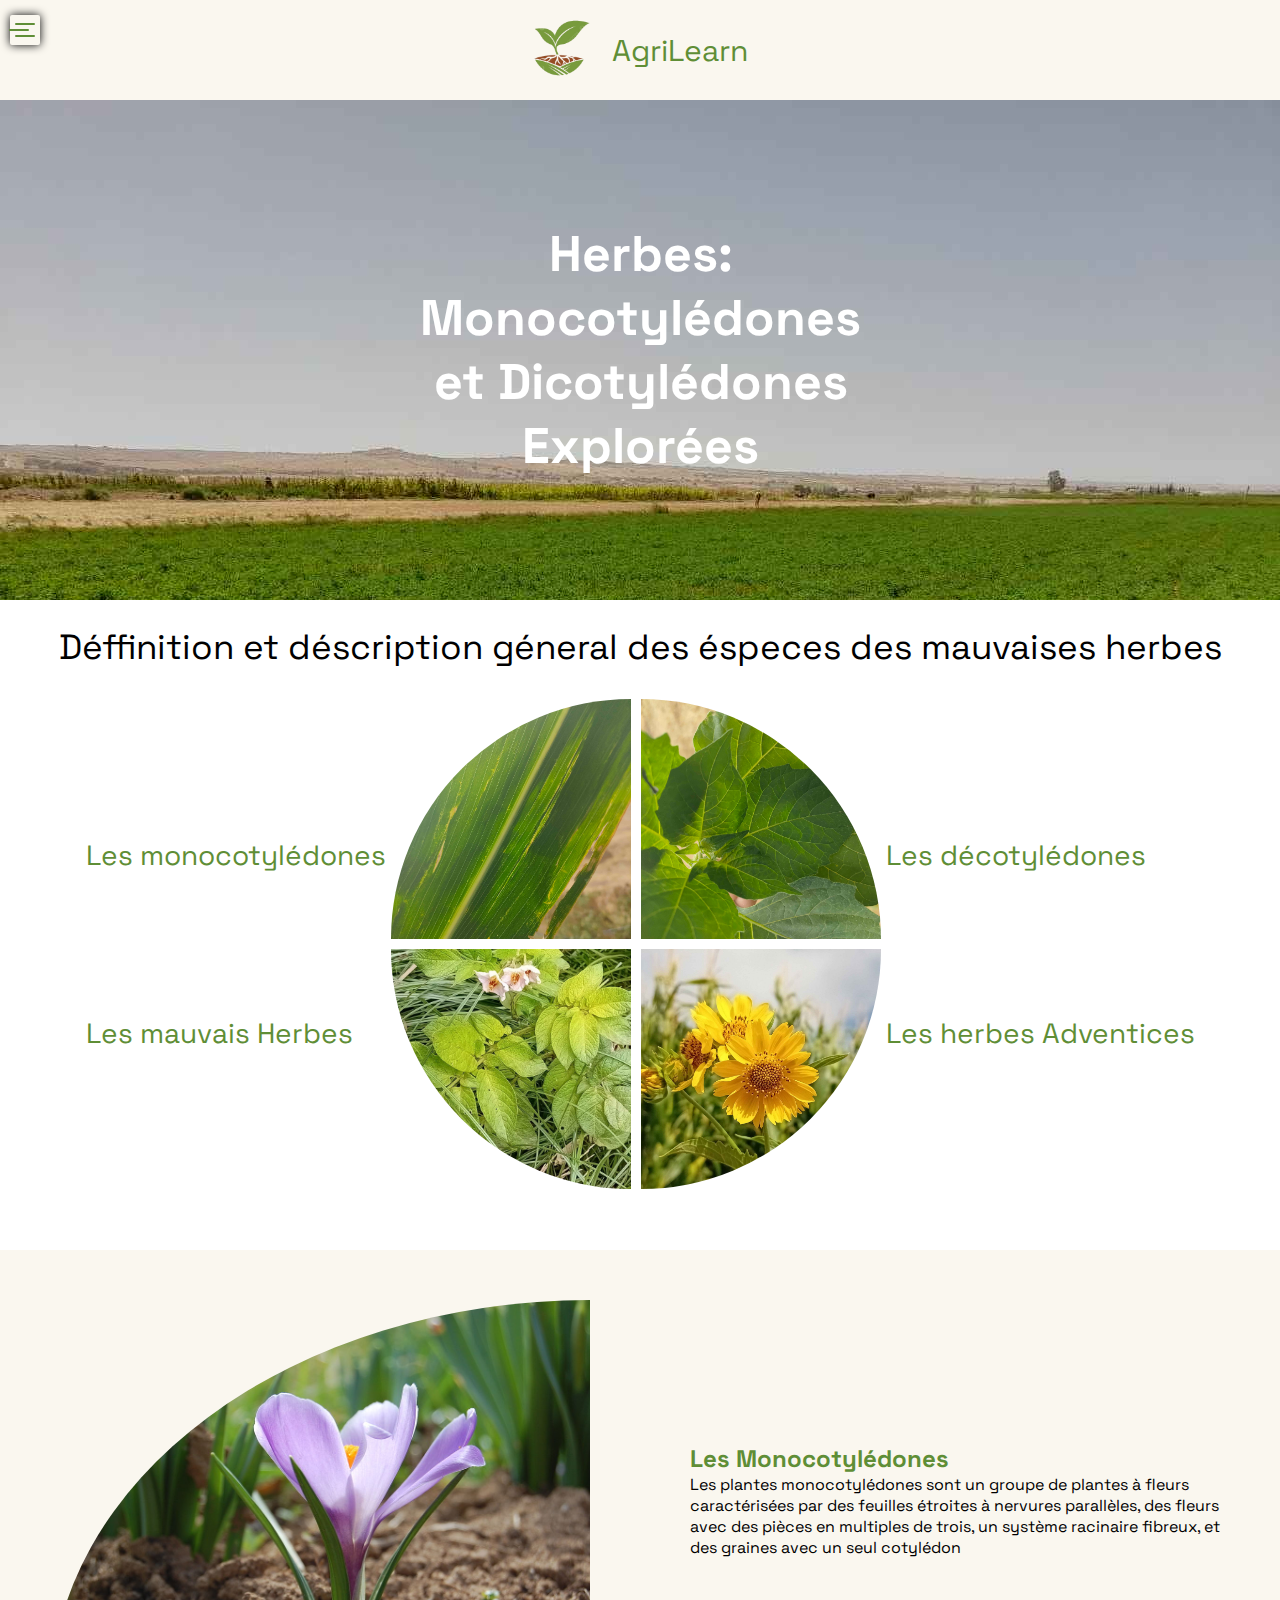
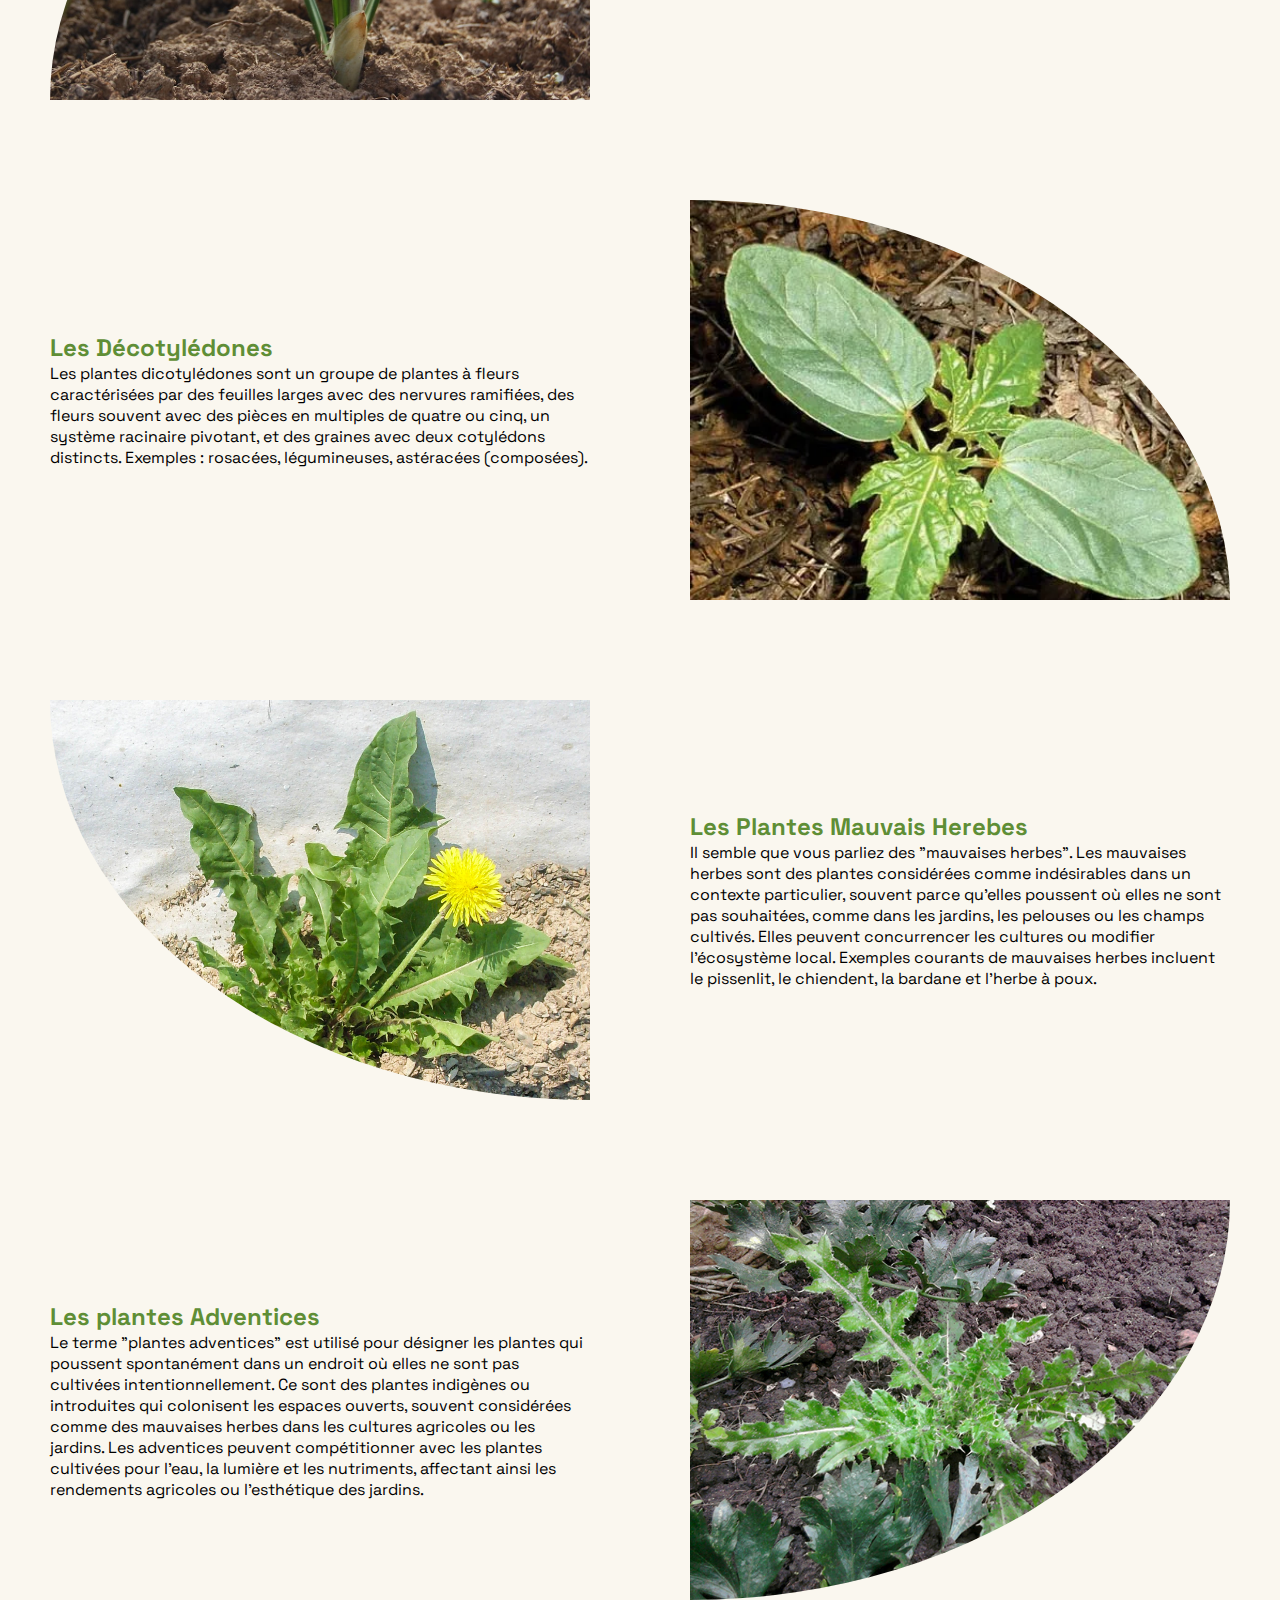
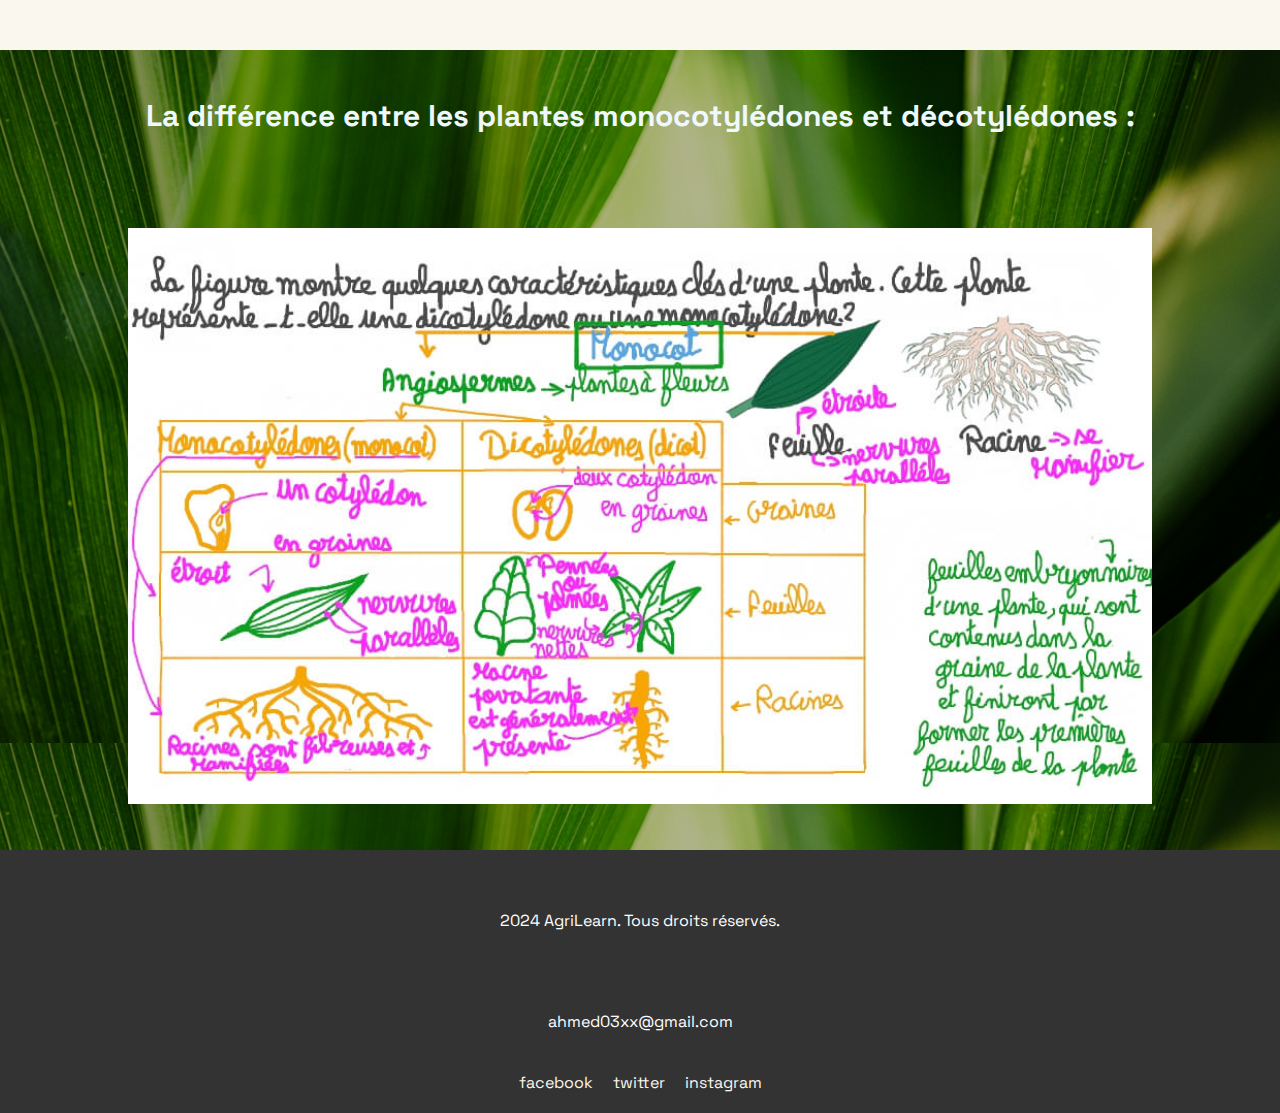
<file: index.html>
<!DOCTYPE html>
<html lang="fr">
<head>
    <meta charset="UTF-8">
    <link rel="stylesheet"  href="https://cdnjs.cloudflare.com/ajax/libs/font-awesome/6.5.2/css/all.min.css" integrity="sha512-SnH5WK+bZxgPHs44uWIX+LLJAJ9/2PkPKZ5QiAj6Ta86w+fsb2TkcmfRyVX3pBnMFcV7oQPJkl9QevSCWr3W6A==" crossorigin="anonymous" referrerpolicy="no-referrer" /> 
    <title>AGRI SOULUTION</title>
    <link rel="stylesheet" type="text/css" href="style.css">
    <meta name="viewport" content="width=device-width, initial-scale=1.0">
    
    
</head>
<body> 

        <label>
        <input type="checkbox">
        <div class="toggle">
            <span class="top_line common"></span>
            <span class="middle_line common"></span>
            <span class="bottom_line common"></span>
        </div>
    
        <div class="slide">
                <h1>MENU</h1>
                  <ul>
                    <li><a href="#"><i class="fas fa-tv"></i>Acceuil<a></li>
                    <li><a href="#"><i class="far fa-user"></i>profile</a></li>
                    <li><a href="#middle"><i class="fas fa-cogs"></i> Définition</a></li>
                    <li><a href="#footer"><i class="fas fa-envelope"></i> Contact</a></li>
                   </ul>
          </div>
    <div class="logo">
      <a href="#"> <img src="image/logoo-removebg-preview (2).png" alt=""></a>
       <p>AgriLearn</p>
    </div>
    <section id="top">
        <div class="herofull-content cbo container">
            <h2 class="content-title ">Herbes: Monocotylédones et Dicotylédones Explorées</h2>
        </div>
    </section>
    <section id="middle">
        <p class="para"> Déffinition et déscription géneral des éspeces des mauvaises herbes</p>
        <div class="cercle_image_text">
            <div class="textleft">
                <div class="text_top">Les monocotylédones</div>
                <div class="text_bottom">Les mauvais Herbes</div>

            </div>
            <div class="container"> 
               <a href="#dicooono"> <div class="wrapper top-left"></div> </a>
               <a href="#monoono"> <div class="wrapper top-right"></div></a>
               <a href="#adv"><div class="wrapper bottom-left"></div></a>
                <a href="#herbee"> <div class="wrapper bottom-right"></div></a>
           </div>
            <div class="textright">
                <div class="text_top">Les décotylédones</div>
                <div class="text_bottom">Les herbes Adventices</div>
            </div>

        </div>
        
       
    </section> 
    
    <section id="definitions">
        <div class="def-element" id="dicooono">
            <div class="definition-cercle cercle1">    </div>
            <div>
                <h2 > Les Monocotylédones</h2>
                <p >Les plantes monocotylédones sont un groupe de plantes à fleurs caractérisées par des feuilles étroites à nervures parallèles, des fleurs avec des pièces en multiples de trois, un système racinaire fibreux, et des graines avec un seul cotylédon </p>
            </div>
        </div>
        <div class="def-element" id="monoono">
            <div>
                <h2> Les Décotylédones</h2>
                <p class="paragraphe2">Les plantes dicotylédones sont un groupe de plantes à fleurs caractérisées par des feuilles larges avec des nervures ramifiées, des fleurs souvent avec des pièces en multiples de quatre ou cinq, un système racinaire pivotant, et des graines avec deux cotylédons distincts. Exemples : rosacées, légumineuses, astéracées (composées). </p>
            </div>
            <div class="definition-cercle cercle2">    </div>
        </div>
        <div class="def-element" id="adv">
            <div class="definition-cercle cercle3">    </div>
            <div>
                <h2>Les Plantes Mauvais Herebes </h2>
                <p>Il semble que vous parliez des "mauvaises herbes". Les mauvaises herbes sont des plantes considérées comme indésirables dans un contexte particulier, souvent parce qu'elles poussent où elles ne sont pas souhaitées, comme dans les jardins, les pelouses ou les champs cultivés. Elles peuvent concurrencer les cultures ou modifier l'écosystème local. Exemples courants de mauvaises herbes incluent le pissenlit, le chiendent, la bardane et l'herbe à poux. </p>
            </div>
        </div>
        <div class="def-element" id="herbee">
            <div>
                <h2>Les plantes Adventices </h2>
                <p>Le terme "plantes adventices" est utilisé pour désigner les plantes qui poussent spontanément dans un endroit où elles ne sont pas cultivées intentionnellement. Ce sont des plantes indigènes ou introduites qui colonisent les espaces ouverts, souvent considérées comme des mauvaises herbes dans les cultures agricoles ou les jardins. Les adventices peuvent compétitionner avec les plantes cultivées pour l'eau, la lumière et les nutriments, affectant ainsi les rendements agricoles ou l'esthétique des jardins. </p>
            </div>
            <div class="definition-cercle cercle4">    </div>
        </div>
    </section>
    <section id="diff">
        <h2 style="color: aliceblue; font-size: 30px;">
            La différence entre les plantes monocotylédones et décotylédones :
        </h2>
        <img class="image_diff" src="image/différence.jpeg" alt="diff">
    </section>
    

    <footer id="footer">
        <div class="footer-content">
            <p> 2024 AgriLearn. Tous droits réservés.</p>
            <p>ahmed03xx@gmail.com</p>
            <div class="yc-social">
                <a href="https://www.facebook.com/YouCodeSchool">facebook</a>
                    
                 <a href="https://twitter.com/YouCode18">twitter</a>
                    
                 <a href="https://www.instagram.com/youcodeschool/">instagram</a>
                    
              </div>
    

      
    </footer>
</body>
</html>
</file>
<file: style.css>
@import url('https://fonts.googleapis.com/css2?family=Space+Grotesk:wght@300..700&display=swap');
*{
      margin: 0;
      padding: 0;
      box-sizing: border-box;
      font-family:'Space Grotesk',sans-serif ;
      
}
html{
    scroll-behavior: smooth;
}
 
 body {
    background-color: #faf7ef;
    height: 100vh;
    background-size: cover;
    height: 1000px;
}

 
.slide{
    height: 100%;
    width: 180px;
    position:absolute;
    background-color: #faf7ef;
    transition: 0,5s ease ;
    transform: translateX(-180px);
} 

h1{
    color: #5f8e36;
    font-weight: 800;
    text-align: right;
    padding: 10px 0;  
    padding-right: 30px;
    pointer-events: none;
    margin-right: auto;
}
ul li{
    list-style: none;
}
ul li a{
    color: #000;
    font-weight: 200;
    padding: 5px 0;
    display:block;
    text-transform: capitalize; 
    text-decoration: none;
    transition: 0,2s ease-out;
}
ul li:hover a{
    color: #ffffff;
    background-color: #5f8e36;
}

ul li a i {
    width: 40px;
    text-align: center;
}
input{
    display: none;
    visibility: hidden;
    -webkit-appearance: none;
}
.toggle{
    position: absolute;
    height: 30px;
    width: 30px;
    top: 15px;
    left: 10px;
    z-index:1 ;
    cursor: pointer;
    border-radius: 2px;
    background-color: #faf7ef;
    box-shadow: 0 0 10px black ;
}
.toggle .common{
    position: absolute;
    height: 2px;
    width: 20px;
    background-color:#5f8e36;
    border-radius: 50px;
    transition: 0,3s ease;
}
.toggle .top_line{
    top: 30%;
    left: 50%;
    transform: translate(-50%,-50%);
}
.toggle .middle_line{
    top: 50%;
    right:  5%;
    transform: translate(-50%,-50%);
}
.toggle .bottom_line{
    top: 70%;
    left: 50% ;
    transform: translate(-50%,-50%);
}
input:checked ~ .toggle .top_line{
    left: 10px;
    top: 14px;
    width: 25px;
    transform: rotate(45deg);
}
input:checked ~ .toggle .bottom_line{
    left: 2px;
    top: 14px;
    width: 25px;
    transform: rotate(-45deg);
} 
input:checked ~ .toggle .middle_line{
    opacity: 0;
    transform: translate(20px);
}
input:checked ~ .slide{
    transform: translateX(0);
    box-shadow: 0 0 15px #000;

}

.logo{
   
    height: 100px;
    display: flex;
    
    justify-content: center;
    align-items: center;
    width: 100%;
}
.logo img {
    
    height: 80px;
    border-radius: 50%;
    width: 80px;
}
.logo p{
    padding: 10px;
    text-align: center;
    color: #5f8e36;
   font-size: 30px;
}

#top {
    height: 500px;
    width: 100%;
    background-image: url(image/background.jpg);
    background-size: cover;
}
 #middle {
    display: flex;
    flex-direction: column;
    align-items: center;
    height: 650px;
    width: 100%;
    background-color: #ffffff;
}
 #bottom{
height: 500px;
width: 100%;

background-color: brown;
}
.cercle_image_text{
    display: flex;
    justify-content: space-around;
}
.textright , .textleft{
    display:flex;
    /* width: auto; */
    flex-direction: column;
    justify-content: space-evenly;
    font-size: 28px;
    color: #5f8e36;
}
.container a{
    height: 48%;
    width: 48%;
}
.wrapper{
    height: 100%;
    width: 100%;
    background-size: cover;
    transition: 0.3s;
}
.wrapper:hover{
    transform: scale(90%);
    
}
.top-left{
    border-top-left-radius: 100%;
    background-image: url(image/monocp.jpg);
    
}
.top-right{
    border-top-right-radius: 100%;
    background-image: url(image/décoty.jpg);
}
.bottom-left{
    border-bottom-left-radius: 100%;
    background-image:url(image/mauvaise\ herbe.jpg);
}
.bottom-right{
    border-bottom-right-radius: 100%;
    background-image: url(image/advantc.jpg);
}
.container{
    display: flex;
    width: 500px;
    justify-content: space-around;
    align-items: center;
    height: 500px;
    flex-wrap: wrap;
    gap: 0px;
}

.definition-cercle{
    height: 400px;
    background-size: cover;
    width: 400px;
    
    
}
.cercle1 {
    border-top-left-radius: 100%;
    background-image: url(image/1280px-Crocus_vernus.jpg);
    
}

.cercle2 {
    border-top-right-radius: 100%;
    background-image: url(image/décoty1.webp);
}
.cercle3 {
    border-bottom-left-radius: 100%;
    background-image: url(image/mauvais\ herbees.jpg);
}
.cercle4 {
    border-bottom-right-radius: 100%;
    background-image: url(image/les\ adventices.jpg);

}
#definitions{

    background-color: #faf7ef;
}
.def-element{
    display: flex;
    justify-content: space-around;
    align-items: center;

}
.def-element div{
    flex-basis: 50%;
    padding: 2Opx;
    margin: 50px;
}
#diff{
    width: 100%;
    height:800px ;
    display: flex;
    flex-direction: column;
    justify-content: space-around;
    align-items: center;
}
.image_diff{
    width: 80%;
    
    
}
.content-title {
    font-size: 50px;
    text-align:center ;
    margin-left: 420PX;
    color:#ffffff;
}
.para {
    font-size: 35px;
    padding: 25px;
    color: rgb(0, 0, 0);
}
h2{
    color: #5f8e36;
}
.paragraphe1 {
    font-size: 20px;
   width: 50%;
} 
#diff{
    background-image: url(image/back.webp);
}
footer {
    background-color: #333;
    color: #fff;
    text-align: center;
    padding: 20px  0;
    position: relative;
    bottom: 0;
    width: 100%;
}

.footer-content p {
    margin: 0;
    padding: 40px;
}
.yc-social{
    display: flex;
    justify-content: center;

    gap: 20px;

}
.yc-social a{
    text-decoration: none;
    color: #faf7ef;
}
</file>
